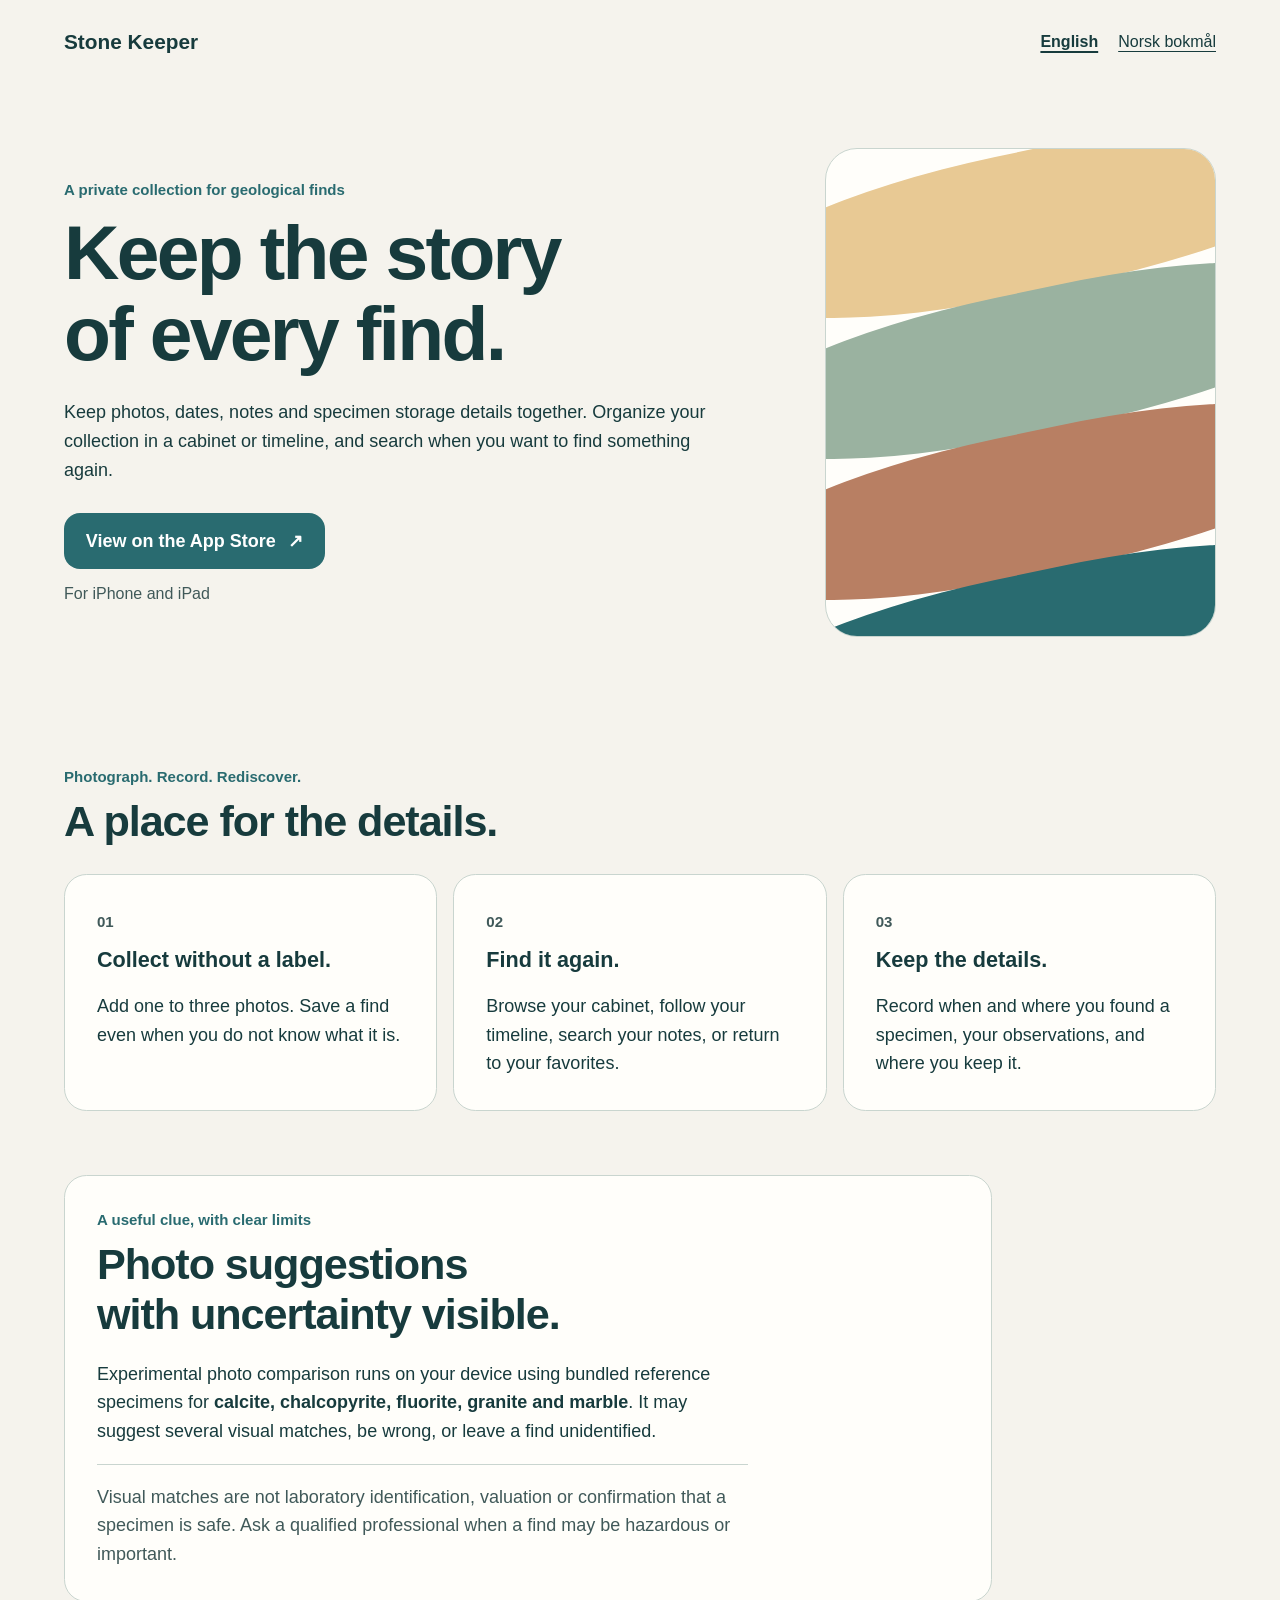
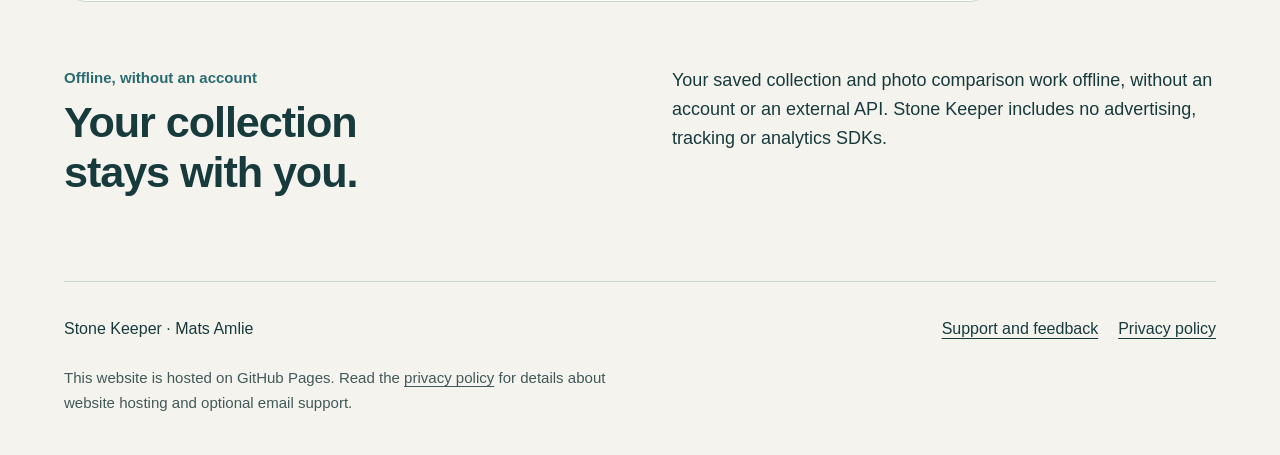
<file: index.html>
<!DOCTYPE html>
<html lang="en">
<head>
  <meta charset="utf-8">
  <meta name="viewport" content="width=device-width, initial-scale=1">
  <meta name="apple-itunes-app" content="app-id=6811556161, affiliate-data=pt=129123427&amp;ct=stonekeeper-web-en&amp;mt=8">
  <meta name="description" content="Keep geological finds together with photos, notes, a cabinet, timeline and search. Your collection works offline, without an account.">
  <title>Stone Keeper — Your geological finds, together</title>
  <link rel="canonical" href="https://matsamlie-afk.github.io/stone-keeper-support/">
  <link rel="alternate" hreflang="en" href="https://matsamlie-afk.github.io/stone-keeper-support/">
  <link rel="alternate" hreflang="nb" href="https://matsamlie-afk.github.io/stone-keeper-support/nb.html">
  <link rel="alternate" hreflang="x-default" href="https://matsamlie-afk.github.io/stone-keeper-support/">
  <link rel="stylesheet" href="product.css">
</head>
<body>
  <a class="skip-link" href="#main">Skip to content</a>
  <header class="site-header wrap">
    <a class="brand" href="./">Stone Keeper</a>
    <nav class="language-nav" aria-label="Language">
      <a href="./" lang="en" hreflang="en" aria-current="page">English</a>
      <a href="nb.html" lang="nb" hreflang="nb">Norsk bokmål</a>
    </nav>
  </header>

  <main id="main" class="wrap">
    <section class="hero" aria-labelledby="page-title">
      <div class="hero-copy">
        <p class="eyebrow">A private collection for geological finds</p>
        <h1 id="page-title">Keep the story of every find.</h1>
        <p class="intro">Keep photos, dates, notes and specimen storage details together. Organize your collection in a cabinet or timeline, and search when you want to find something again.</p>
        <a class="store-link" href="https://apps.apple.com/app/apple-store/id6811556161?pt=129123427&amp;ct=stonekeeper-web-en&amp;mt=8">View on the App Store <span aria-hidden="true">↗</span></a>
        <p class="platforms">For iPhone and iPad</p>
      </div>
      <div class="strata" aria-hidden="true">
        <span></span><span></span><span></span><span></span>
      </div>
    </section>

    <section class="collection-section" aria-labelledby="collection-title">
      <p class="eyebrow">Photograph. Record. Rediscover.</p>
      <h2 id="collection-title">A place for the details.</h2>
      <div class="features">
        <article>
          <span class="feature-number" aria-hidden="true">01</span>
          <h3>Collect without a label.</h3>
          <p>Add one to three photos. Save a find even when you do not know what it is.</p>
        </article>
        <article>
          <span class="feature-number" aria-hidden="true">02</span>
          <h3>Find it again.</h3>
          <p>Browse your cabinet, follow your timeline, search your notes, or return to your favorites.</p>
        </article>
        <article>
          <span class="feature-number" aria-hidden="true">03</span>
          <h3>Keep the details.</h3>
          <p>Record when and where you found a specimen, your observations, and where you keep it.</p>
        </article>
      </div>
    </section>

    <section class="comparison" aria-labelledby="comparison-title">
      <p class="eyebrow">A useful clue, with clear limits</p>
      <h2 id="comparison-title">Photo suggestions with uncertainty visible.</h2>
      <p>Experimental photo comparison runs on your device using bundled reference specimens for <strong>calcite, chalcopyrite, fluorite, granite and marble</strong>. It may suggest several visual matches, be wrong, or leave a find unidentified.</p>
      <p class="safety-note">Visual matches are not laboratory identification, valuation or confirmation that a specimen is safe. Ask a qualified professional when a find may be hazardous or important.</p>
    </section>

    <section class="privacy-section" aria-labelledby="privacy-title">
      <div>
        <p class="eyebrow">Offline, without an account</p>
        <h2 id="privacy-title">Your collection stays with you.</h2>
      </div>
      <p>Your saved collection and photo comparison work offline, without an account or an external API. Stone Keeper includes no advertising, tracking or analytics SDKs.</p>
    </section>
  </main>

  <footer class="site-footer wrap">
    <div class="footer-row">
      <p>Stone Keeper · Mats Amlie</p>
      <nav aria-label="Help and privacy">
        <a href="support.html">Support and feedback</a>
        <a href="privacy.html">Privacy policy</a>
      </nav>
    </div>
    <p class="hosting-note">This website is hosted on GitHub Pages. Read the <a href="privacy.html">privacy policy</a> for details about website hosting and optional email support.</p>
  </footer>
</body>
</html>
</file>
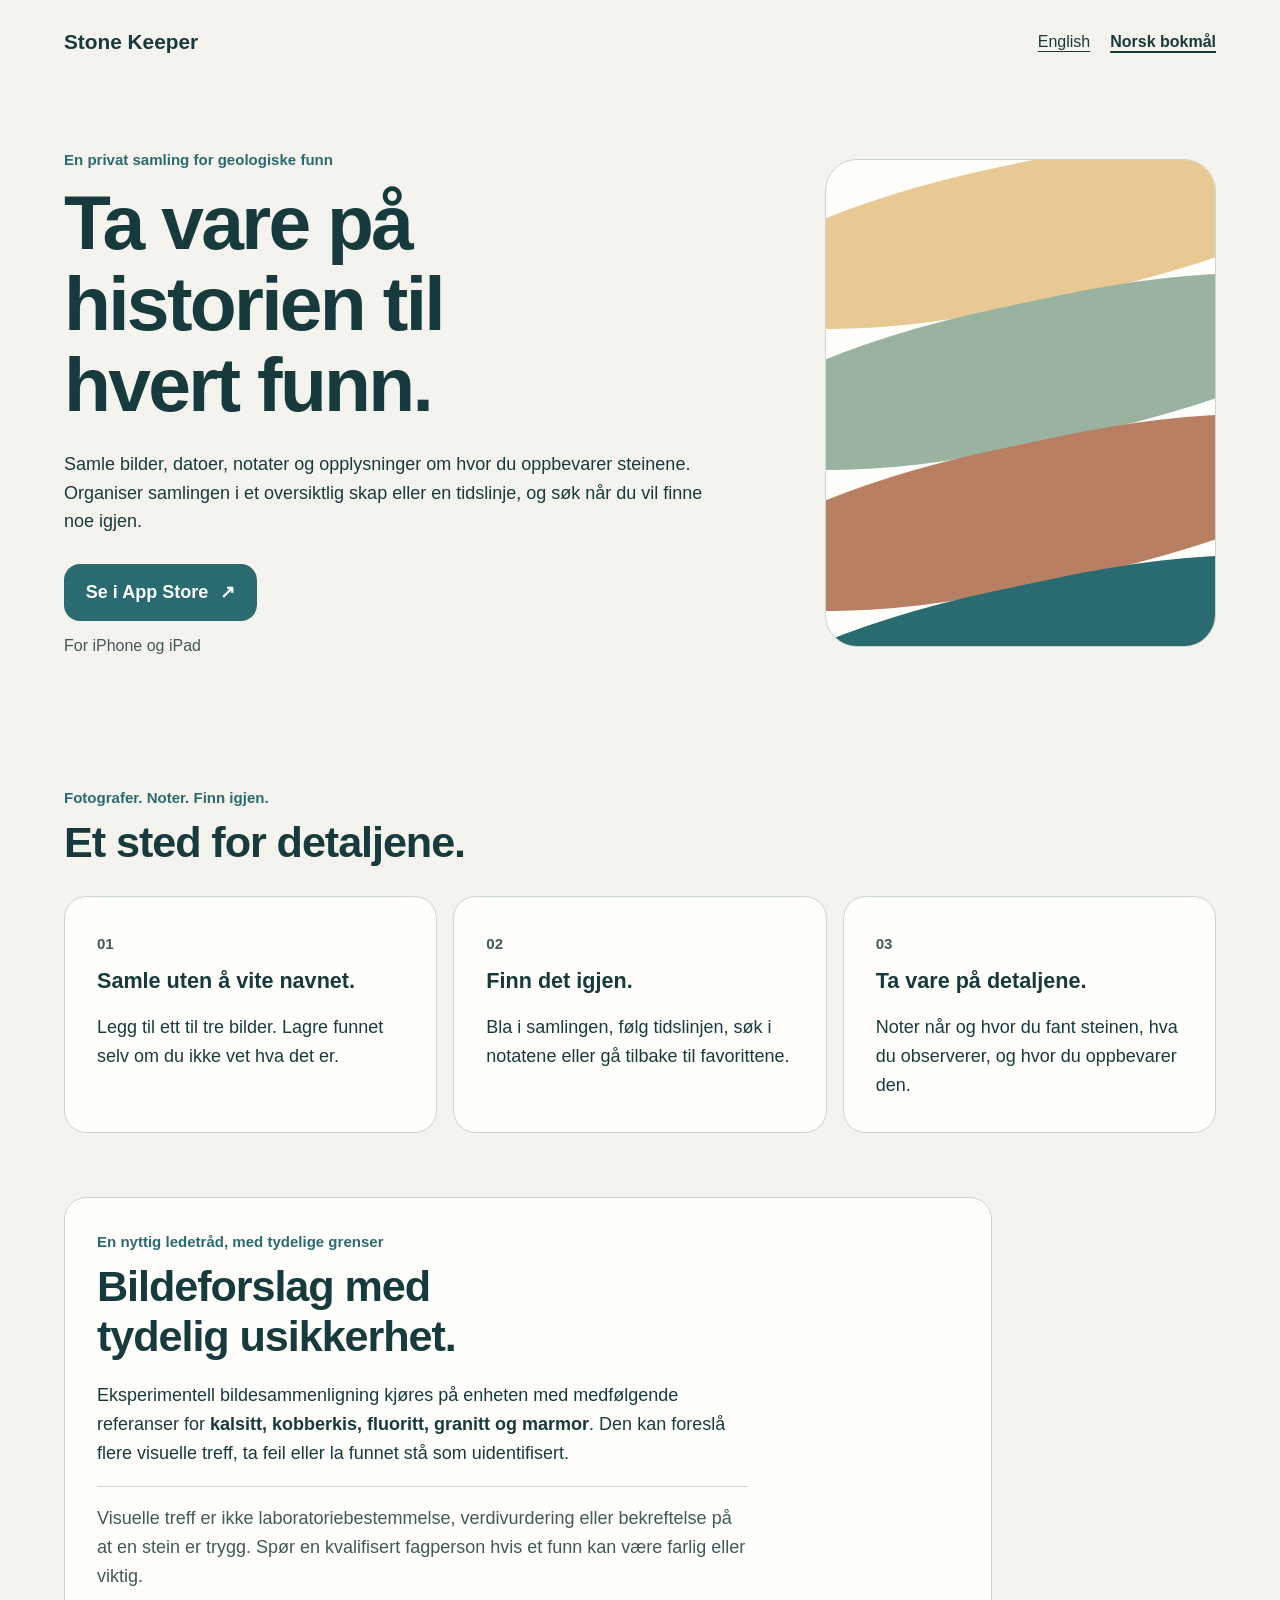
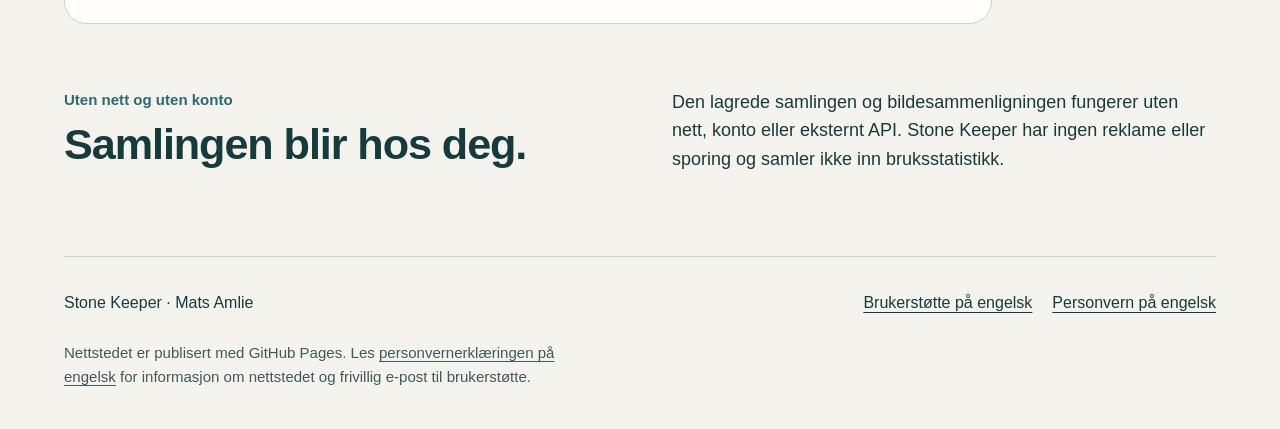
<file: nb.html>
<!DOCTYPE html>
<html lang="nb">
<head>
  <meta charset="utf-8">
  <meta name="viewport" content="width=device-width, initial-scale=1">
  <meta name="apple-itunes-app" content="app-id=6811556161, affiliate-data=pt=129123427&amp;ct=stonekeeper-web-nb&amp;mt=8">
  <meta name="description" content="Samle geologiske funn med bilder, notater, tidslinje og søk. Samlingen fungerer uten nett og uten konto.">
  <title>Stone Keeper — Steinfunnene dine, samlet</title>
  <link rel="canonical" href="https://matsamlie-afk.github.io/stone-keeper-support/nb.html">
  <link rel="alternate" hreflang="en" href="https://matsamlie-afk.github.io/stone-keeper-support/">
  <link rel="alternate" hreflang="nb" href="https://matsamlie-afk.github.io/stone-keeper-support/nb.html">
  <link rel="alternate" hreflang="x-default" href="https://matsamlie-afk.github.io/stone-keeper-support/">
  <link rel="stylesheet" href="product.css">
</head>
<body>
  <a class="skip-link" href="#main">Hopp til innholdet</a>
  <header class="site-header wrap">
    <a class="brand" href="nb.html">Stone Keeper</a>
    <nav class="language-nav" aria-label="Språk">
      <a href="./" lang="en" hreflang="en">English</a>
      <a href="nb.html" lang="nb" hreflang="nb" aria-current="page">Norsk bokmål</a>
    </nav>
  </header>

  <main id="main" class="wrap">
    <section class="hero" aria-labelledby="page-title">
      <div class="hero-copy">
        <p class="eyebrow">En privat samling for geologiske funn</p>
        <h1 id="page-title">Ta vare på historien til hvert funn.</h1>
        <p class="intro">Samle bilder, datoer, notater og opplysninger om hvor du oppbevarer steinene. Organiser samlingen i et oversiktlig skap eller en tidslinje, og søk når du vil finne noe igjen.</p>
        <a class="store-link" href="https://apps.apple.com/app/apple-store/id6811556161?pt=129123427&amp;ct=stonekeeper-web-nb&amp;mt=8">Se i App Store <span aria-hidden="true">↗</span></a>
        <p class="platforms">For iPhone og iPad</p>
      </div>
      <div class="strata" aria-hidden="true">
        <span></span><span></span><span></span><span></span>
      </div>
    </section>

    <section class="collection-section" aria-labelledby="collection-title">
      <p class="eyebrow">Fotografer. Noter. Finn igjen.</p>
      <h2 id="collection-title">Et sted for detaljene.</h2>
      <div class="features">
        <article>
          <span class="feature-number" aria-hidden="true">01</span>
          <h3>Samle uten å vite navnet.</h3>
          <p>Legg til ett til tre bilder. Lagre funnet selv om du ikke vet hva det er.</p>
        </article>
        <article>
          <span class="feature-number" aria-hidden="true">02</span>
          <h3>Finn det igjen.</h3>
          <p>Bla i samlingen, følg tidslinjen, søk i notatene eller gå tilbake til favorittene.</p>
        </article>
        <article>
          <span class="feature-number" aria-hidden="true">03</span>
          <h3>Ta vare på detaljene.</h3>
          <p>Noter når og hvor du fant steinen, hva du observerer, og hvor du oppbevarer den.</p>
        </article>
      </div>
    </section>

    <section class="comparison" aria-labelledby="comparison-title">
      <p class="eyebrow">En nyttig ledetråd, med tydelige grenser</p>
      <h2 id="comparison-title">Bildeforslag med tydelig usikkerhet.</h2>
      <p>Eksperimentell bildesammenligning kjøres på enheten med medfølgende referanser for <strong>kalsitt, kobberkis, fluoritt, granitt og marmor</strong>. Den kan foreslå flere visuelle treff, ta feil eller la funnet stå som uidentifisert.</p>
      <p class="safety-note">Visuelle treff er ikke laboratoriebestemmelse, verdivurdering eller bekreftelse på at en stein er trygg. Spør en kvalifisert fagperson hvis et funn kan være farlig eller viktig.</p>
    </section>

    <section class="privacy-section" aria-labelledby="privacy-title">
      <div>
        <p class="eyebrow">Uten nett og uten konto</p>
        <h2 id="privacy-title">Samlingen blir hos deg.</h2>
      </div>
      <p>Den lagrede samlingen og bildesammenligningen fungerer uten nett, konto eller eksternt API. Stone Keeper har ingen reklame eller sporing og samler ikke inn bruksstatistikk.</p>
    </section>
  </main>

  <footer class="site-footer wrap">
    <div class="footer-row">
      <p>Stone Keeper · Mats Amlie</p>
      <nav aria-label="Hjelp og personvern">
        <a href="support.html" hreflang="en">Brukerstøtte på engelsk</a>
        <a href="privacy.html" hreflang="en">Personvern på engelsk</a>
      </nav>
    </div>
    <p class="hosting-note">Nettstedet er publisert med GitHub Pages. Les <a href="privacy.html" hreflang="en">personvernerklæringen på engelsk</a> for informasjon om nettstedet og frivillig e-post til brukerstøtte.</p>
  </footer>
</body>
</html>
</file>
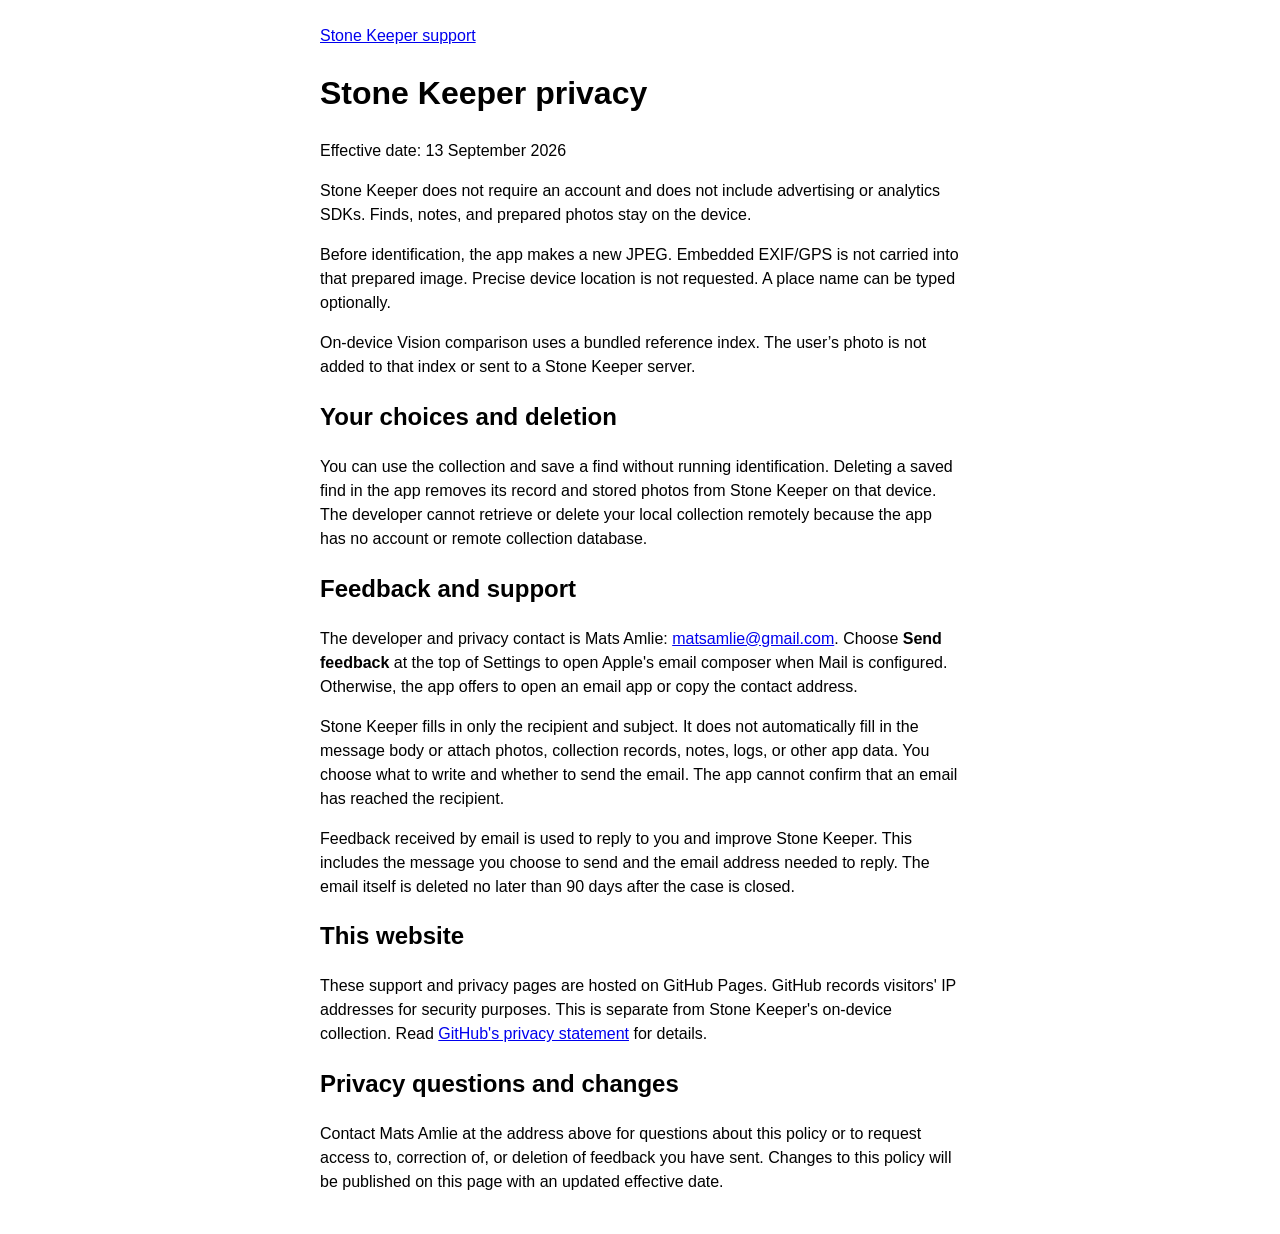
<file: privacy.html>
<!DOCTYPE html>
<html lang="en">
<head>
  <meta charset="utf-8">
  <meta name="viewport" content="width=device-width, initial-scale=1">
  <title>Stone Keeper — Privacy</title>
  <style>
    :root { color-scheme: light dark; }
    body { font-family: -apple-system, BlinkMacSystemFont, "Segoe UI", sans-serif; margin: 0; line-height: 1.5; }
    main { max-width: 40rem; margin: 0 auto; padding: 1.5rem; }
  </style>
</head>
<body>
  <main id="privacy">
    <nav aria-label="Main"><a href="support.html">Stone Keeper support</a></nav>
    <h1>Stone Keeper privacy</h1>
    <p>Effective date: 13 September 2026</p>
    <p>Stone Keeper does not require an account and does not include advertising or analytics SDKs. Finds, notes, and prepared photos stay on the device.</p>
    <p>Before identification, the app makes a new JPEG. Embedded EXIF/GPS is not carried into that prepared image. Precise device location is not requested. A place name can be typed optionally.</p>
    <p>On-device Vision comparison uses a bundled reference index. The user’s photo is not added to that index or sent to a Stone Keeper server.</p>
    <h2>Your choices and deletion</h2>
    <p>You can use the collection and save a find without running identification. Deleting a saved find in the app removes its record and stored photos from Stone Keeper on that device. The developer cannot retrieve or delete your local collection remotely because the app has no account or remote collection database.</p>
    <h2>Feedback and support</h2>
    <p>The developer and privacy contact is Mats Amlie: <a href="mailto:matsamlie@gmail.com">matsamlie@gmail.com</a>. Choose <strong>Send feedback</strong> at the top of Settings to open Apple's email composer when Mail is configured. Otherwise, the app offers to open an email app or copy the contact address.</p>
    <p>Stone Keeper fills in only the recipient and subject. It does not automatically fill in the message body or attach photos, collection records, notes, logs, or other app data. You choose what to write and whether to send the email. The app cannot confirm that an email has reached the recipient.</p>
    <p>Feedback received by email is used to reply to you and improve Stone Keeper. This includes the message you choose to send and the email address needed to reply. The email itself is deleted no later than 90 days after the case is closed.</p>
    <h2>This website</h2>
    <p>These support and privacy pages are hosted on GitHub Pages. GitHub records visitors' IP addresses for security purposes. This is separate from Stone Keeper's on-device collection. Read <a href="https://docs.github.com/en/site-policy/privacy-policies/github-general-privacy-statement">GitHub's privacy statement</a> for details.</p>
    <h2>Privacy questions and changes</h2>
    <p>Contact Mats Amlie at the address above for questions about this policy or to request access to, correction of, or deletion of feedback you have sent. Changes to this policy will be published on this page with an updated effective date.</p>
  </main>
</body>
</html>
</file>
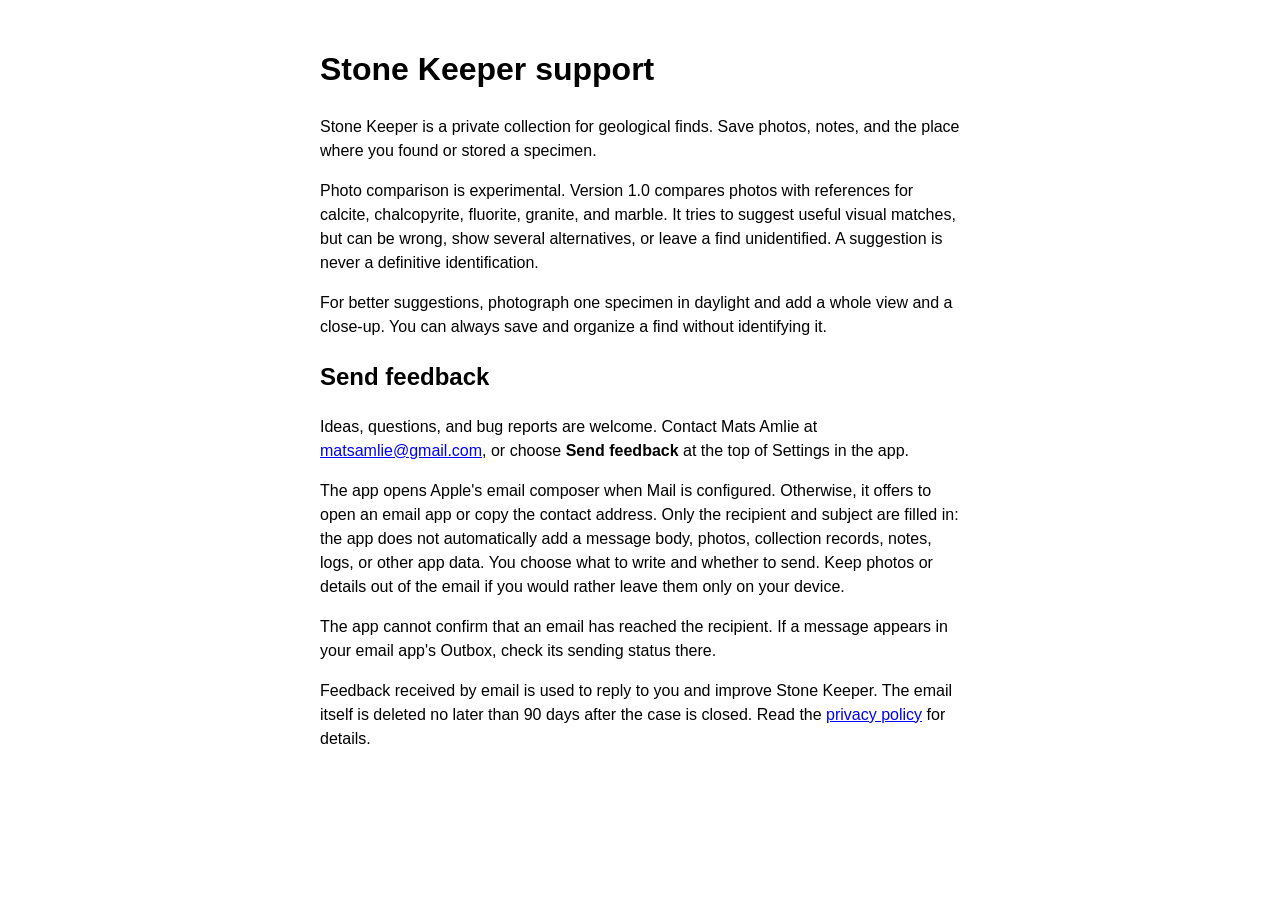
<file: support.html>
<!DOCTYPE html>
<html lang="en">
<head>
  <meta charset="utf-8">
  <meta name="viewport" content="width=device-width, initial-scale=1">
  <title>Stone Keeper — Support</title>
  <style>
    :root { color-scheme: light dark; }
    body { font-family: -apple-system, BlinkMacSystemFont, "Segoe UI", sans-serif; margin: 0; line-height: 1.5; }
    main { max-width: 40rem; margin: 0 auto; padding: 1.5rem; }
  </style>
</head>
<body>
  <main id="support">
    <h1>Stone Keeper support</h1>
    <p>Stone Keeper is a private collection for geological finds. Save photos, notes, and the place where you found or stored a specimen.</p>
    <p>Photo comparison is experimental. Version 1.0 compares photos with references for calcite, chalcopyrite, fluorite, granite, and marble. It tries to suggest useful visual matches, but can be wrong, show several alternatives, or leave a find unidentified. A suggestion is never a definitive identification.</p>
    <p>For better suggestions, photograph one specimen in daylight and add a whole view and a close-up. You can always save and organize a find without identifying it.</p>
    <h2>Send feedback</h2>
    <p>Ideas, questions, and bug reports are welcome. Contact Mats Amlie at <a href="mailto:matsamlie@gmail.com?subject=Stone%20Keeper%20feedback">matsamlie@gmail.com</a>, or choose <strong>Send feedback</strong> at the top of Settings in the app.</p>
    <p>The app opens Apple's email composer when Mail is configured. Otherwise, it offers to open an email app or copy the contact address. Only the recipient and subject are filled in: the app does not automatically add a message body, photos, collection records, notes, logs, or other app data. You choose what to write and whether to send. Keep photos or details out of the email if you would rather leave them only on your device.</p>
    <p>The app cannot confirm that an email has reached the recipient. If a message appears in your email app's Outbox, check its sending status there.</p>
    <p>Feedback received by email is used to reply to you and improve Stone Keeper. The email itself is deleted no later than 90 days after the case is closed. Read the <a href="privacy.html">privacy policy</a> for details.</p>
  </main>
</body>
</html>
</file>
<file: product.css>
:root {
  color-scheme: light dark;
  --page: #f5f3ed;
  --surface: #fffefa;
  --ink: #173b3d;
  --muted: #405959;
  --accent: #296b70;
  --line: #c9d5cf;
  --moss: #9ab2a0;
  --sand: #e8c994;
  --clay: #b87f63;
}

* { box-sizing: border-box; }
html { scroll-padding-top: 1.5rem; }
body {
  margin: 0;
  background: var(--page);
  color: var(--ink);
  font: 1.125rem/1.6 -apple-system, BlinkMacSystemFont, "Segoe UI", sans-serif;
  overflow-wrap: break-word;
}
.wrap { width: min(72rem, calc(100% - 2.5rem)); margin-inline: auto; }
a { color: inherit; text-underline-offset: .22em; }
a:focus-visible { outline: 3px solid var(--accent); outline-offset: 5px; }
h1, h2, h3 { text-wrap: balance; }
h2 { max-width: 24ch; margin: .4rem 0 1.25rem; font-size: clamp(1.8rem, 3.5vw, 2.7rem); line-height: 1.15; letter-spacing: -.025em; }
h3 { margin: .6rem 0; font-size: 1.35rem; line-height: 1.3; }
p { max-width: 65ch; }
section { margin-bottom: 4rem; }

.skip-link {
  position: absolute;
  inset-inline-start: .75rem;
  top: -8rem;
  padding: .75rem 1rem;
  background: var(--surface);
  z-index: 2;
}
.skip-link:focus { top: .75rem; }
.site-header, .footer-row { display: flex; align-items: center; justify-content: space-between; gap: 1rem; flex-wrap: wrap; }
.site-header { padding-block: 1.25rem; }
.brand { display: inline-flex; align-items: center; min-height: 44px; font-size: 1.3rem; font-weight: 750; text-decoration: none; }
nav { display: flex; flex-wrap: wrap; gap: .25rem 1.25rem; }
nav a { display: inline-flex; align-items: center; min-height: 44px; }
.language-nav { font-size: 1rem; }
a[aria-current="page"] { font-weight: 750; text-decoration-thickness: 2px; }

.hero {
  display: grid;
  grid-template-columns: minmax(0, 1.4fr) minmax(0, .8fr);
  align-items: center;
  gap: clamp(2rem, 6vw, 6rem);
  padding-block: clamp(2rem, 5vw, 4.5rem);
}
.hero-copy { min-width: 0; }
.eyebrow { margin-block: 0 .5rem; font-size: .94rem; font-weight: 650; color: var(--accent); }
h1 { max-width: 13ch; font-size: clamp(2.6rem, 6vw, 5rem); line-height: 1.06; letter-spacing: -.035em; margin-block: .6rem 1.5rem; }
.intro { margin-bottom: 1.75rem; }
.store-link {
  display: inline-flex;
  align-items: center;
  justify-content: center;
  gap: .75rem;
  min-height: 3.25rem;
  padding: .8rem 1.3rem;
  border: 1px solid transparent;
  border-radius: 1rem;
  background: var(--accent);
  color: #fff;
  font-weight: 700;
  text-decoration: none;
}
.store-link:hover { text-decoration: underline; }
.platforms { margin-block: .75rem 0; color: var(--muted); font-size: 1rem; }
.strata { overflow: hidden; border: 1px solid var(--line); border-radius: 2rem; aspect-ratio: 4/5; background: var(--surface); }
.strata span { display: block; height: 29%; width: 160%; margin-inline-start: -25%; transform: rotate(-12deg); border-radius: 45%; }
.strata span:nth-child(1) { background: var(--sand); }
.strata span:nth-child(2) { background: var(--moss); }
.strata span:nth-child(3) { background: var(--clay); }
.strata span:nth-child(4) { background: var(--accent); }

.features { display: grid; grid-template-columns: repeat(3, minmax(0, 1fr)); gap: 1rem; margin-top: 1.75rem; }
.features article, .comparison { padding: clamp(1.25rem, 3vw, 2rem); border: 1px solid var(--line); border-radius: 1.4rem; background: var(--surface); }
.feature-number { font-size: .94rem; font-weight: 650; color: var(--muted); }
.features p { margin-bottom: 0; }
.comparison { max-width: 58rem; }
.comparison p:last-child { margin-bottom: 0; }
.safety-note { padding-top: 1.1rem; border-top: 1px solid var(--line); color: var(--muted); }
.privacy-section { display: grid; grid-template-columns: minmax(0, 1fr) minmax(0, 1fr); gap: 1.5rem 4rem; }
.privacy-section > p { margin-top: 0; }
.site-footer { padding-block: 1.5rem 2.5rem; border-top: 1px solid var(--line); font-size: 1rem; }
.footer-row p { margin-block: 0; }
.hosting-note { margin-block: 1rem 0; color: var(--muted); font-size: .94rem; }

@media (max-width: 48rem) {
  .hero, .privacy-section { grid-template-columns: 1fr; }
  .strata { max-height: 14rem; aspect-ratio: 2/1; }
  .features { grid-template-columns: 1fr; }
  section { margin-bottom: 3rem; }
}

@media (prefers-color-scheme: dark) {
  :root {
    --page: #102526;
    --surface: #193536;
    --ink: #edf4ee;
    --muted: #c1d2ca;
    --accent: #8ed1c9;
    --line: #46635d;
  }
  .store-link { color: #102526; }
}

@media (forced-colors: active) {
  .store-link { border-color: ButtonText; }
  .strata { visibility: hidden; }
}
</file>
